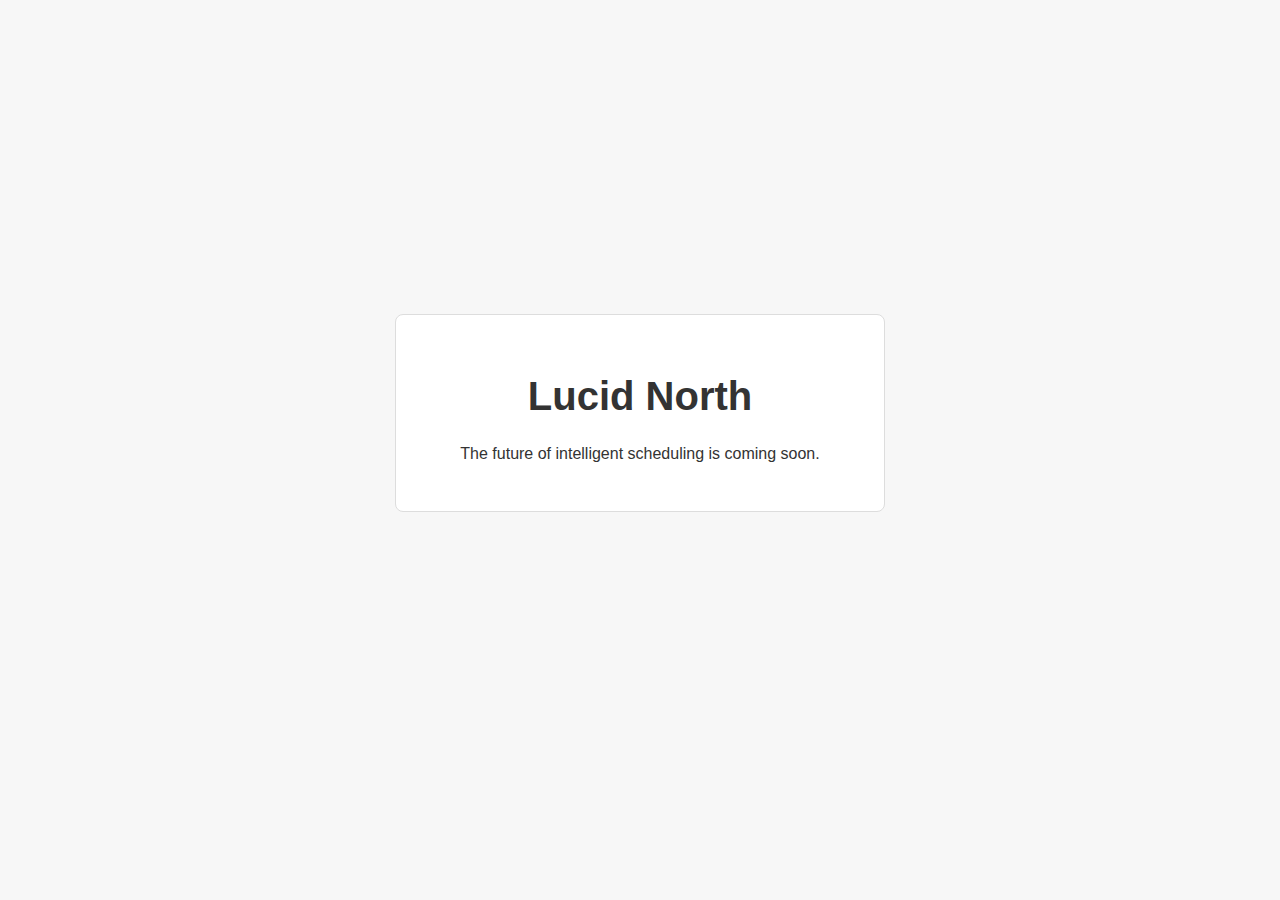
<file: index.html>
<!DOCTYPE html>
<html lang="en">
<head>
    <meta charset="UTF-8">
    <meta name="viewport" content="width=device-width, initial-scale=1.0">
    <title>Lucid North</title>
    <style>
        body { font-family: sans-serif; display: grid; place-content: center; height: 90vh; text-align: center; background-color: #f7f7f7; color: #333; }
        div { border: 1px solid #ddd; padding: 2rem 4rem; background-color: #fff; border-radius: 8px; }
        h1 { font-size: 2.5rem; }
    </style>
</head>
<body>
    <div>
        <h1>Lucid North</h1>
        <p>The future of intelligent scheduling is coming soon.</p>
    </div>
</body>
</html>
</file>
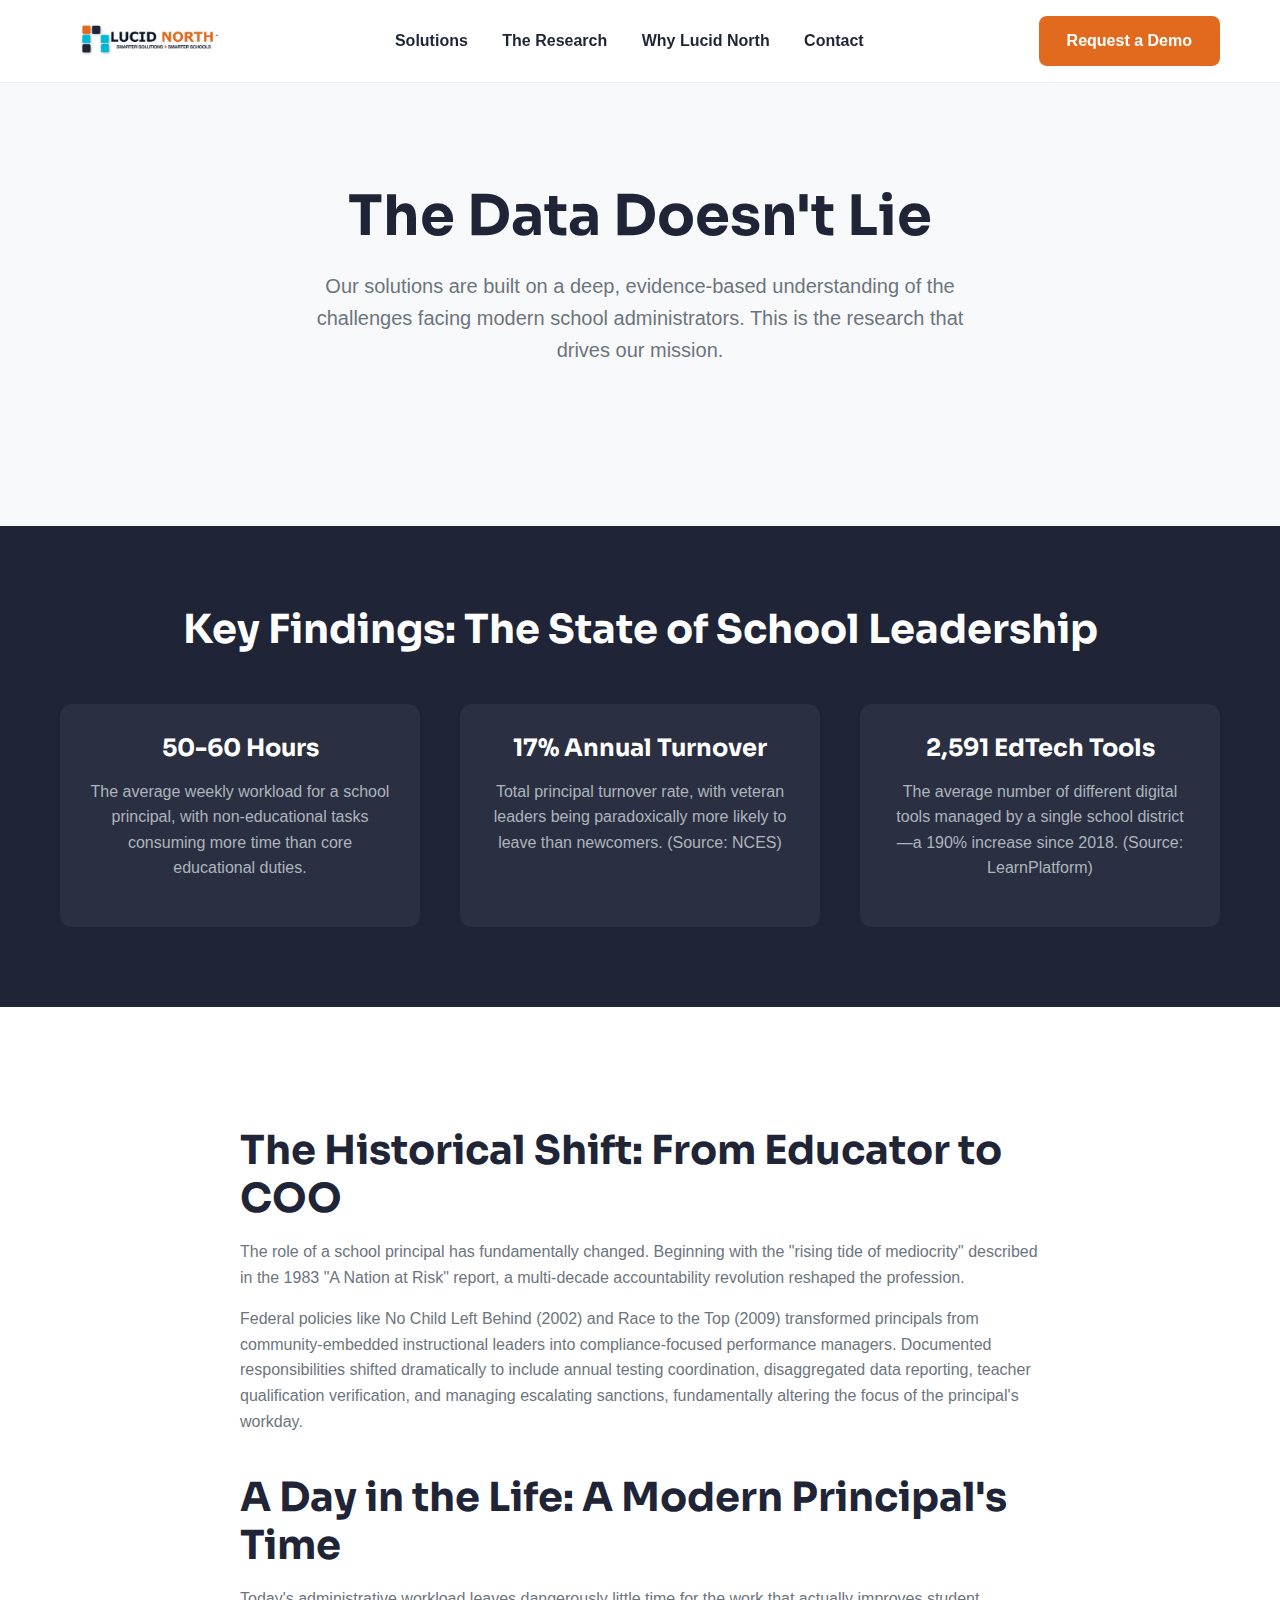
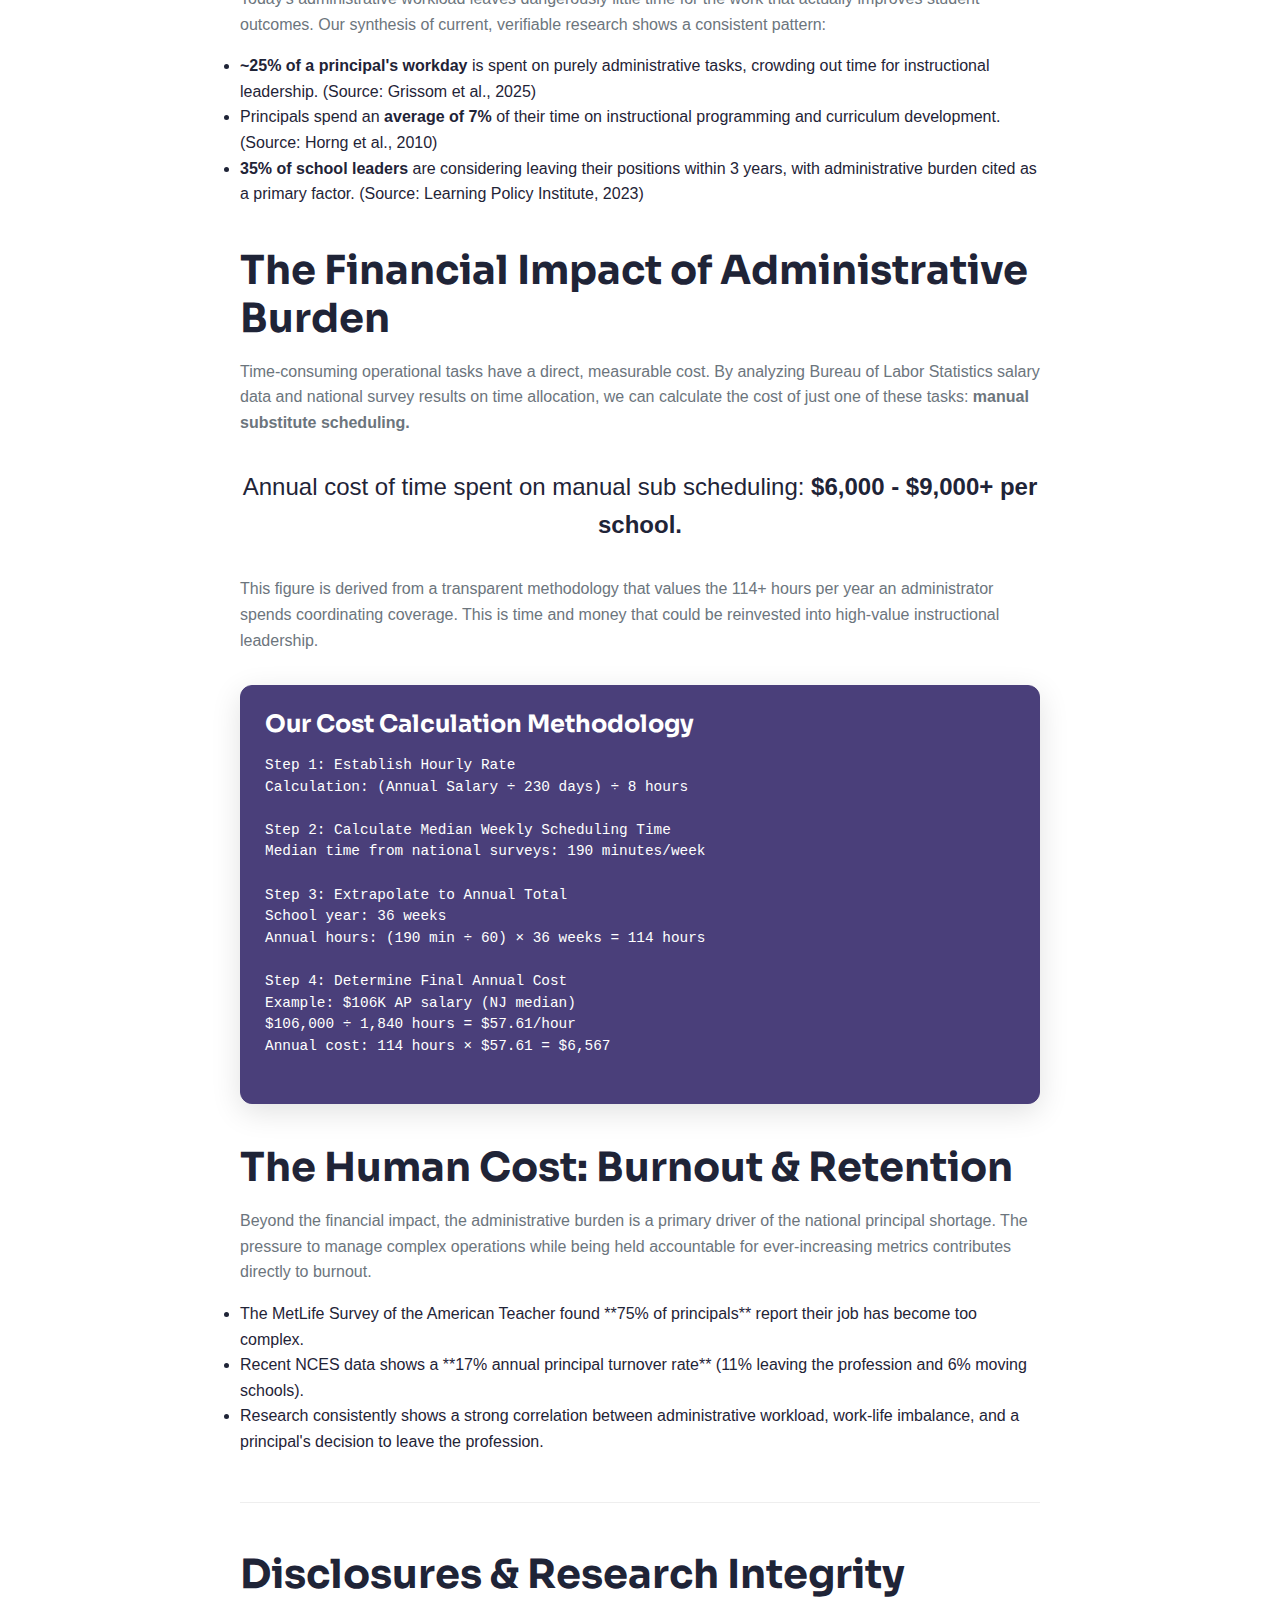
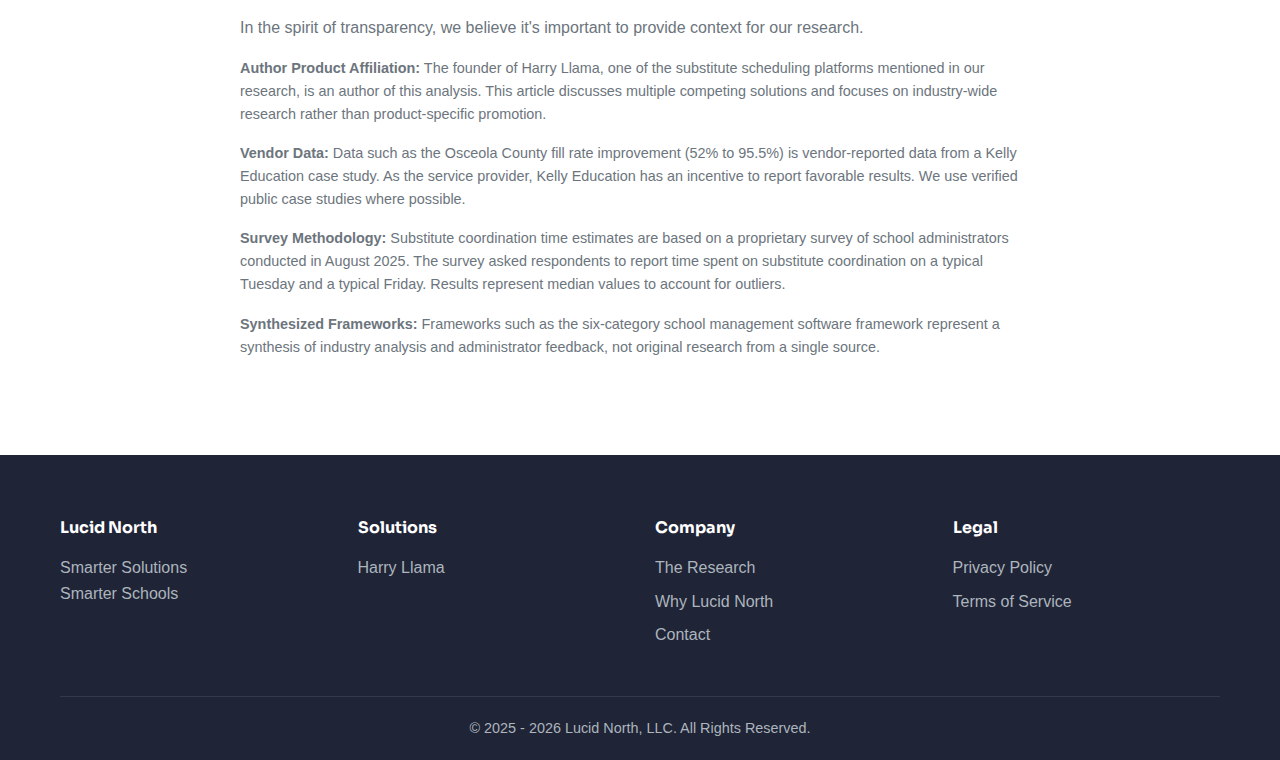
<file: research.html>
<!DOCTYPE html>
<html lang="en">
<head>
    <meta charset="UTF-8">
    <meta name="viewport" content="width=device-width, initial-scale=1.0">
    <title>Our Research | Lucid North</title>

    <!-- CSS -->
    <link rel="stylesheet" href="style.css">

    <!-- Fonts -->
    <link rel="preconnect" href="https://fonts.googleapis.com">
    <link rel="preconnect" href="https://fonts.gstatic.com" crossorigin>
    <link href="https://fonts.googleapis.com/css2?family=Sora:wght@600;700&display=swap" rel="stylesheet">

         <!-- Google Analytics -->
    <script async src="https://www.googletagmanager.com/gtag/js?id=G-YFXKM166TZ"></script>
    <script>
      window.dataLayer = window.dataLayer || [];
      function gtag(){dataLayer.push(arguments);}
      gtag('js', new Date());
      gtag('config', 'G-YFXKM166TZ');
    </script>

    <!-- Google Tag Manager -->
    <script>(function(w,d,s,l,i){w[l]=w[l]||[];w[l].push({'gtm.start':
    new Date().getTime(),event:'gtm.js'});var f=d.getElementsByTagName(s)[0],
    j=d.createElement(s),dl=l!=='dataLayer'?'&l='+l:'';j.async=true;j.src=
    'https://www.googletagmanager.com/gtm.js?id='+i+dl;f.parentNode.insertBefore(j,f);
    })(window,document,'script','dataLayer','GTM-MHHLMPTX');</script>
</head>
<body>

    <header>
        <div class="container">
            <a href="index.html" class="logo"> <img src="images/ln_new_logo_ds.png" alt="Lucid North Logo"> </a>
            <nav>
                <a href="index.html#solutions">Solutions</a>
                <a href="research.html">The Research</a>
                <a href="#">Why Lucid North</a>
                <a href="#">Contact</a>
            </nav>
            <a href="index.html#demo" class="btn btn-primary">Request a Demo</a>
        </div>
    </header>

    <main>
        <section class="hero">
            <div class="container">
                <h1>The Data Doesn't Lie</h1>
                <p>Our solutions are built on a deep, evidence-based understanding of the challenges facing modern school administrators. This is the research that drives our mission.</p>
            </div>
        </section>

        <section class="benefits">
            <div class="container">
                <h2>Key Findings: The State of School Leadership</h2>
                <div class="grid">
                    <div class="benefit-item">
                        <h3>50-60 Hours</h3>
                        <p>The average weekly workload for a school principal, with non-educational tasks consuming more time than core educational duties.</p>
                    </div>
                    <div class="benefit-item">
                        <h3>17% Annual Turnover</h3>
                        <p>Total principal turnover rate, with veteran leaders being paradoxically more likely to leave than newcomers. (Source: NCES)</p>
                    </div>
                    <div class="benefit-item">
                        <h3>2,591 EdTech Tools</h3>
                        <p>The average number of different digital tools managed by a single school district—a 190% increase since 2018. (Source: LearnPlatform)</p>
                    </div>
                </div>
            </div>
        </section>

        <section class="legal-page">
            <div class="content">
                <h2>The Historical Shift: From Educator to COO</h2>
                <p>The role of a school principal has fundamentally changed. Beginning with the "rising tide of mediocrity" described in the 1983 "A Nation at Risk" report, a multi-decade accountability revolution reshaped the profession.</p>
                <p>Federal policies like No Child Left Behind (2002) and Race to the Top (2009) transformed principals from community-embedded instructional leaders into compliance-focused performance managers. Documented responsibilities shifted dramatically to include annual testing coordination, disaggregated data reporting, teacher qualification verification, and managing escalating sanctions, fundamentally altering the focus of the principal's workday.</p>

                <h2>A Day in the Life: A Modern Principal's Time</h2>
                <p>Today's administrative workload leaves dangerously little time for the work that actually improves student outcomes. Our synthesis of current, verifiable research shows a consistent pattern:</p>
                <ul>
                    <li><strong>~25% of a principal's workday</strong> is spent on purely administrative tasks, crowding out time for instructional leadership. (Source: Grissom et al., 2025)</li>
                    <li>Principals spend an <b>average of 7% </b> of their time on instructional programming and curriculum development. (Source: Horng et al., 2010)</li>
                    <li><strong>35% of school leaders</strong> are considering leaving their positions within 3 years, with administrative burden cited as a primary factor. (Source: Learning Policy Institute, 2023)</li>
                </ul>

                <h2>The Financial Impact of Administrative Burden</h2>
                <p>Time-consuming operational tasks have a direct, measurable cost. By analyzing Bureau of Labor Statistics salary data and national survey results on time allocation, we can calculate the cost of just one of these tasks: <b>manual substitute scheduling.</b></p>
                <blockquote style="font-size: 1.5rem; text-align: center; margin: 2rem 0;">
                    Annual cost of time spent on manual sub scheduling: <strong>$6,000 - $9,000+ per school.</strong>
                </blockquote>
                <p>This figure is derived from a transparent methodology that values the 114+ hours per year an administrator spends coordinating coverage. This is time and money that could be reinvested into high-value instructional leadership.</p>

                <div class="card" style="margin-top: 2rem; padding: 1.5rem; background-color: #4A3F7A; color: #ffffff; border: 1px solid #4A3F7A;">
                    <h3>Our Cost Calculation Methodology</h3>
                    <pre style="white-space: pre-wrap; font-family: monospace; font-size: 0.9rem; line-height: 1.5; color: #ffffff;">
Step 1: Establish Hourly Rate
Calculation: (Annual Salary ÷ 230 days) ÷ 8 hours

Step 2: Calculate Median Weekly Scheduling Time
Median time from national surveys: 190 minutes/week

Step 3: Extrapolate to Annual Total
School year: 36 weeks
Annual hours: (190 min ÷ 60) × 36 weeks = 114 hours

Step 4: Determine Final Annual Cost
Example: $106K AP salary (NJ median)
$106,000 ÷ 1,840 hours = $57.61/hour
Annual cost: 114 hours × $57.61 = $6,567
                    </pre>
                </div>

                <h2>The Human Cost: Burnout & Retention</h2>
                <p>Beyond the financial impact, the administrative burden is a primary driver of the national principal shortage. The pressure to manage complex operations while being held accountable for ever-increasing metrics contributes directly to burnout.</p>
                <ul>
                    <li>The MetLife Survey of the American Teacher found **75% of principals** report their job has become too complex.</li>
                    <li>Recent NCES data shows a **17% annual principal turnover rate** (11% leaving the profession and 6% moving schools).</li>
                    <li>Research consistently shows a strong correlation between administrative workload, work-life imbalance, and a principal's decision to leave the profession.</li>
                </ul>

                <hr style="margin: 3rem 0; border: none; border-top: 1px solid #eee;">

                <h2>Disclosures & Research Integrity</h2>
                <p>In the spirit of transparency, we believe it's important to provide context for our research.</p>
                <div class="disclosures" style="font-size: 0.9rem; color: var(--gray);">
                    <p><strong>Author Product Affiliation:</strong> The founder of Harry Llama, one of the substitute scheduling platforms mentioned in our research, is an author of this analysis. This article discusses multiple competing solutions and focuses on industry-wide research rather than product-specific promotion.</p>
                    <p><strong>Vendor Data:</strong> Data such as the Osceola County fill rate improvement (52% to 95.5%) is vendor-reported data from a Kelly Education case study. As the service provider, Kelly Education has an incentive to report favorable results. We use verified public case studies where possible.</p>
                    <p><strong>Survey Methodology:</strong> Substitute coordination time estimates are based on a proprietary survey of school administrators conducted in August 2025. The survey asked respondents to report time spent on substitute coordination on a typical Tuesday and a typical Friday. Results represent median values to account for outliers.</p>
                    <p><strong>Synthesized Frameworks:</strong> Frameworks such as the six-category school management software framework represent a synthesis of industry analysis and administrator feedback, not original research from a single source.</p>
                </div>

            </div>
        </section>
    </main>

    <footer>
        <div class="container">
            <div class="grid">
                <div>
                    <h4>Lucid North</h4>
                    <p style="color: var(--light-gray);">Smarter Solutions<br>Smarter Schools</p>
                </div>
                <div>
                    <h4>Solutions</h4>
                    <ul>
                        <li><a href="#">Harry Llama</a></li>
                    </ul>
                </div>
                <div>
                    <h4>Company</h4>
                    <ul>
                        <li><a href="research.html">The Research</a></li>
                        <li><a href="#">Why Lucid North</a></li>
                        <li><a href="#">Contact</a></li>
                    </ul>
                </div>
                <div>
                    <h4>Legal</h4>
                    <ul>
                        <li><a href="privacy.html">Privacy Policy</a></li>
                        <li><a href="terms.html">Terms of Service</a></li>
                    </ul>
                </div>
            </div>
            <div class="copyright">
                &copy; 2025 - 2026 Lucid North, LLC. All Rights Reserved.
            </div>
        </div>
    </footer>

</body>
</html>
</file>
<file: style.css>
/* --- GLOBAL STYLES & VARIABLES --- */
:root {
    --navy: #1F2437;
    --blue: #01b7d4;
    --orange: #e16a1e; /* primary button color */
    --white: #ffffff;
    --off-white: #f8f9fa;
    --gray: #6c757d;
    --light-gray: #adb5bd;
    --email-box: #4A3F7A; /* large box around email templates */
    --font-heading: 'Sora', sans-serif;
    --font-body: 'Helvetica', 'Arial', sans-serif;
}

* {
    box-sizing: border-box;
    margin: 0;
    padding: 0;
}

body {
    font-family: var(--font-body);
    background-color: var(--white);
    color: var(--navy);
    line-height: 1.6;
    font-size: 16px;
}

.container {
    max-width: 1200px;
    margin: 0 auto;
    padding: 0 20px;
}

h1, h2, h3 {
    font-family: var(--font-heading);
    font-weight: 700;
    line-height: 1.2;
    margin-bottom: 1rem;
}

h1 { font-size: 3.5rem; }
h2 { font-size: 2.5rem; }
h3 { font-size: 1.5rem; }
p { margin-bottom: 1rem; color: var(--gray); }
a { color: var(--blue); text-decoration: none; }

/* --- BUTTONS --- */
.btn {
    display: inline-block;
    padding: 12px 28px;
    border-radius: 8px;
    font-weight: bold;
    font-size: 1rem;
    text-align: center;
    cursor: pointer;
    transition: all 0.3s ease;
    border: none;
}

.btn-primary {
    background-color: var(--orange);
    color: var(--white);
}

.btn-primary:hover {
    transform: translateY(-3px);
    box-shadow: 0 4px 15px rgba(225, 106, 30, 0.4);
}

.btn-secondary {
    background-color: transparent;
    color: var(--blue);
    border: 2px solid var(--blue);
}

.btn-secondary:hover {
    background-color: var(--blue);
    color: var(--white);
}

/* --- HEADER --- */
header {
    background-color: rgba(255, 255, 255, 0.9);
    backdrop-filter: blur(10px);
    border-bottom: 1px solid #eee;
    padding: 1rem 0;
    position: sticky;
    top: 0;
    z-index: 100;
}

header .container {
    display: flex;
    justify-content: space-between;
    align-items: center;
}

header .logo img {
    height: 40px;
}

header nav a {
    color: var(--navy);
    margin: 0 15px;
    font-weight: bold;
    transition: color 0.3s ease;
}

header nav a:hover {
    color: var(--orange);
}


/* --- SECTIONS --- */
section {
    padding: 80px 0;
}

/* Hero Section */
.hero {
    text-align: center;
    padding-top: 100px;
    padding-bottom: 120px;
    background-color: var(--off-white);
}

.hero h1 {
    max-width: 800px;
    margin-left: auto;
    margin-right: auto;
}

.hero p {
    font-size: 1.25rem;
    max-width: 700px;
    margin: 20px auto 40px;
}

.hero .btn-secondary {
    margin-left: 15px;
}

/* Social Proof */
.social-proof {
    background-color: #fff;
    padding: 40px 0;
    border-bottom: 1px solid #eee;
}

.social-proof .logos {
    display: flex;
    justify-content: space-around;
    align-items: center;
    filter: grayscale(100%);
    opacity: 0.6;
}

.social-proof .logos img {
    height: 35px;
}

/* Problem/Solution Section */
.problem-solution .grid {
    display: grid;
    grid-template-columns: 1fr 1fr;
    gap: 50px;
    align-items: center;
}

/* Solutions Section */
.solutions {
    background-color: var(--off-white);
}

.solutions .card,
.card.email-template,
.card {
    background-color: var(--email-box);
    color: #fff;
    border-radius: 12px;
    box-shadow: 0 8px 30px rgba(0,0,0,0.12);
    padding: 40px;
}

.card a.btn {
    background-color: var(--orange);
    color: #fff;
    border: none;
}

/* Benefits Section */
.benefits {
    background-color: var(--navy);
    color: var(--white);
    text-align: center;
}

.benefits h2 { color: var(--white); }
.benefits p { color: var(--light-gray); }

.benefits .grid {
    display: grid;
    grid-template-columns: repeat(3, 1fr);
    gap: 40px;
    margin-top: 50px;
}

.benefits .benefit-item {
    background-color: rgba(255,255,255,0.05);
    padding: 30px;
    border-radius: 12px;
}

.benefits .benefit-item h3 { color: var(--white); }

/* Testimonial Section */
.testimonial {
    background-color: var(--off-white);
    text-align: center;
}

.testimonial blockquote {
    font-family: var(--font-heading);
    font-size: 1.75rem;
    font-weight: 600;
    max-width: 800px;
    margin: 0 auto 20px;
    line-height: 1.4;
}

.testimonial .author {
    font-weight: bold;
    color: var(--navy);
}

/* CTA Section */
.cta {
    text-align: center;
}

.cta-signup {
    background-color: #4A3F7A;
}

.cta-signup h2 {
    color: var(--white); /* white heading */
}

.cta-signup p {
    color: var(--light-gray); /* lighter paragraph text for contrast */
}

.cta-signup form {
    display: flex;
    justify-content: center;
    gap: 10px;
    margin-top: 20px;
}

.cta-signup input {
    padding: 12px;
    border-radius: 8px;
    border: 1px solid #ccc;
    width: 300px;
    font-size: 1rem;
}

/* --- FOOTER --- */
footer {
    background-color: var(--navy);
    color: var(--white);
    padding: 60px 0 20px;
}

footer .grid {
    display: grid;
    grid-template-columns: repeat(4, 1fr);
    gap: 30px;
    margin-bottom: 40px;
}

footer h4 {
    font-family: var(--font-heading);
    margin-bottom: 15px;
    color: var(--white);
}

footer ul { list-style: none; }
footer a { color: var(--light-gray); transition: color 0.3s ease; }
footer a:hover { color: var(--white); }
footer li { margin-bottom: 8px; }

footer .copyright {
    text-align: center;
    padding-top: 20px;
    border-top: 1px solid rgba(255,255,255,0.1);
    font-size: 0.9rem;
    color: var(--light-gray);
}

/* --- LEGAL PAGES --- */
.legal-page {
    padding: 80px 0;
}

.legal-page .content {
    max-width: 800px;
    margin: 0 auto;
}

.legal-page h2 {
    margin-top: 2.5rem;
}

/* --- RESPONSIVE STYLES --- */
@media (max-width: 768px) {
    h1 { font-size: 2.5rem; }
    h2 { font-size: 2rem; }

    header nav { display: none; }

    .problem-solution .grid,
    .benefits .grid {
        grid-template-columns: 1fr;
    }

    footer .grid {
        grid-template-columns: 1fr 1fr;
    }
}
</file>
